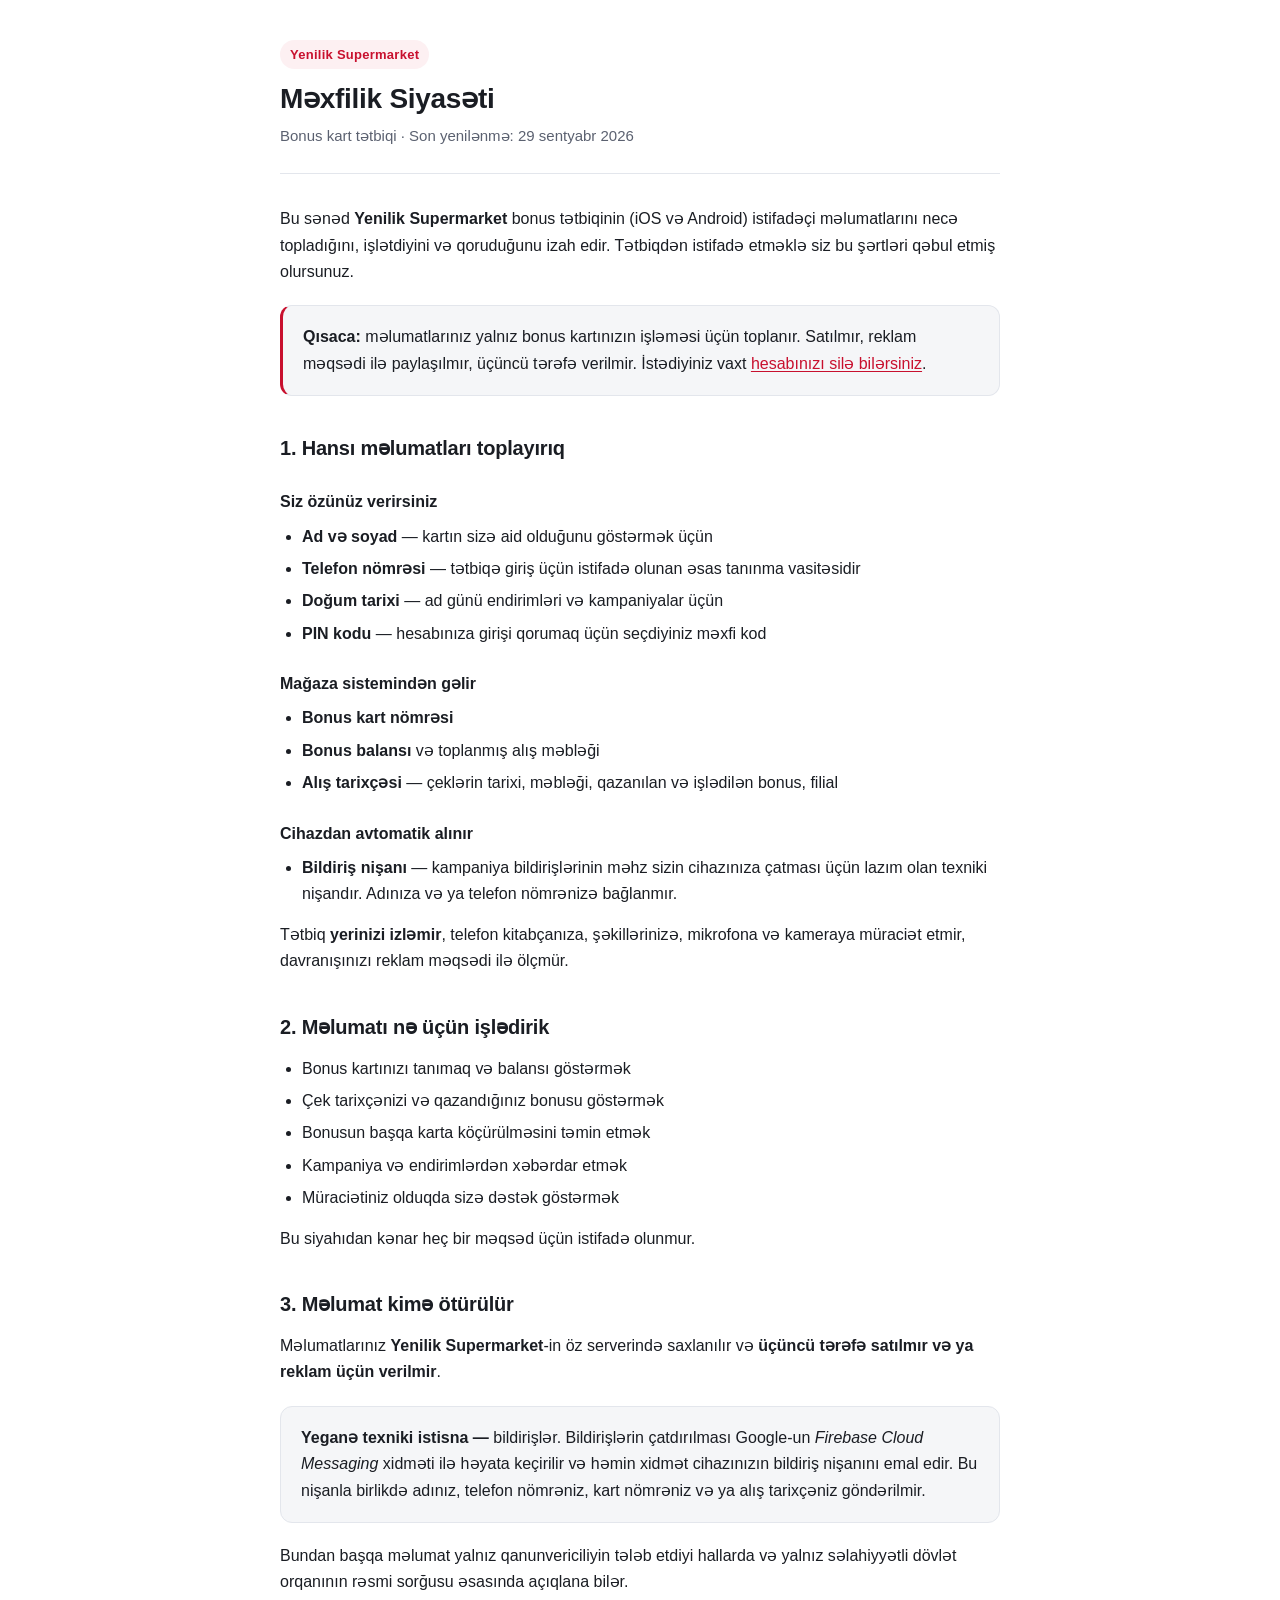
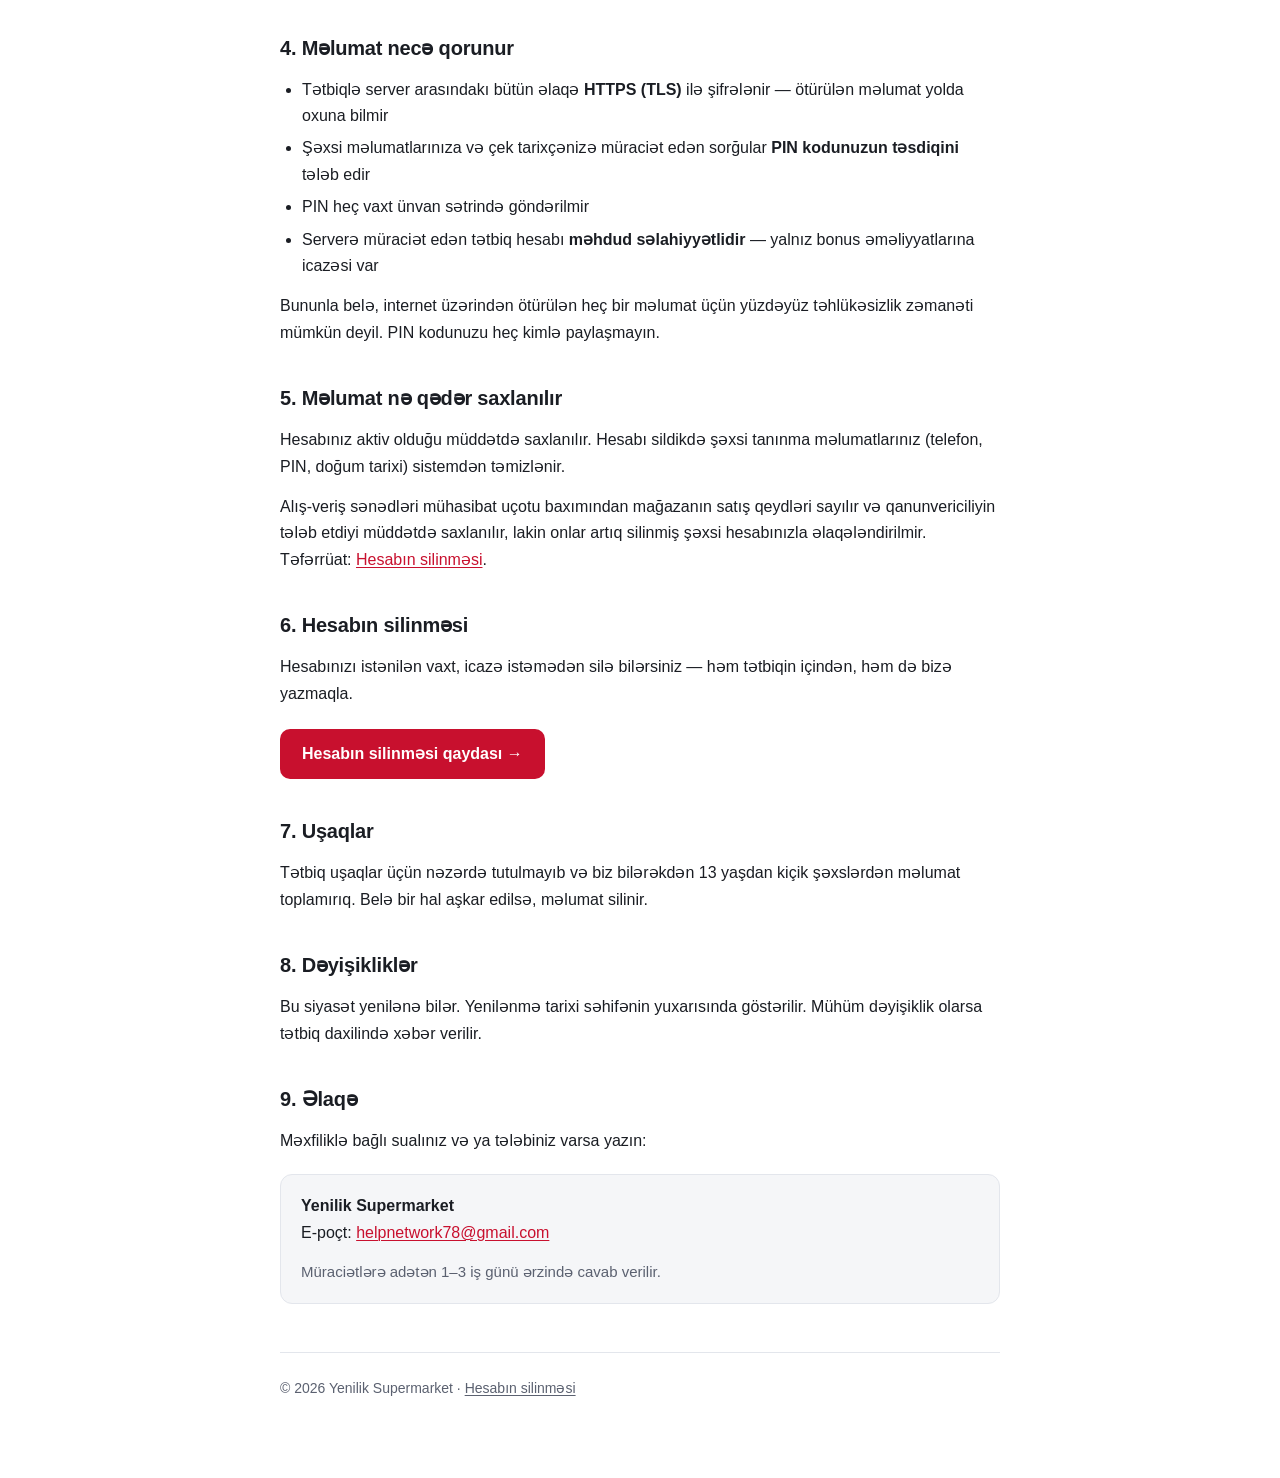
<file: index.html>
<!DOCTYPE html>
<html lang="az">
<head>
<meta charset="utf-8">
<meta name="viewport" content="width=device-width,initial-scale=1">
<title>Məxfilik Siyasəti — Yenilik Supermarket bonus tətbiqi</title>
<meta name="description" content="Yenilik Supermarket bonus tətbiqinin məxfilik siyasəti: hansı məlumatlar toplanır, necə qorunur və hesab necə silinir.">
<link rel="stylesheet" href="ortak.css">
</head>
<body>
<div class="qab">

<header>
  <span class="nisan">Yenilik Supermarket</span>
  <h1>Məxfilik Siyasəti</h1>
  <p class="alt">Bonus kart tətbiqi · Son yenilənmə: 29 sentyabr 2026</p>
</header>

<p>Bu sənəd <strong>Yenilik Supermarket</strong> bonus tətbiqinin (iOS və Android)
istifadəçi məlumatlarını necə topladığını, işlətdiyini və qoruduğunu izah edir.
Tətbiqdən istifadə etməklə siz bu şərtləri qəbul etmiş olursunuz.</p>

<div class="qutu vacib">
  <p><strong>Qısaca:</strong> məlumatlarınız yalnız bonus kartınızın işləməsi üçün
  toplanır. Satılmır, reklam məqsədi ilə paylaşılmır, üçüncü tərəfə verilmir.
  İstədiyiniz vaxt <a href="hesab-silme.html">hesabınızı silə bilərsiniz</a>.</p>
</div>

<h2>1. Hansı məlumatları toplayırıq</h2>

<h3>Siz özünüz verirsiniz</h3>
<ul>
  <li><strong>Ad və soyad</strong> — kartın sizə aid olduğunu göstərmək üçün</li>
  <li><strong>Telefon nömrəsi</strong> — tətbiqə giriş üçün istifadə olunan
      əsas tanınma vasitəsidir</li>
  <li><strong>Doğum tarixi</strong> — ad günü endirimləri və kampaniyalar üçün</li>
  <li><strong>PIN kodu</strong> — hesabınıza girişi qorumaq üçün seçdiyiniz
      məxfi kod</li>
</ul>

<h3>Mağaza sistemindən gəlir</h3>
<ul>
  <li><strong>Bonus kart nömrəsi</strong></li>
  <li><strong>Bonus balansı</strong> və toplanmış alış məbləği</li>
  <li><strong>Alış tarixçəsi</strong> — çeklərin tarixi, məbləği, qazanılan və
      işlədilən bonus, filial</li>
</ul>

<h3>Cihazdan avtomatik alınır</h3>
<ul>
  <li><strong>Bildiriş nişanı</strong> — kampaniya bildirişlərinin məhz sizin
      cihazınıza çatması üçün lazım olan texniki nişandır. Adınıza və ya
      telefon nömrənizə bağlanmır.</li>
</ul>

<p>Tətbiq <strong>yerinizi izləmir</strong>, telefon kitabçanıza, şəkillərinizə,
mikrofona və kameraya müraciət etmir, davranışınızı reklam məqsədi ilə ölçmür.</p>

<h2>2. Məlumatı nə üçün işlədirik</h2>
<ul>
  <li>Bonus kartınızı tanımaq və balansı göstərmək</li>
  <li>Çek tarixçənizi və qazandığınız bonusu göstərmək</li>
  <li>Bonusun başqa karta köçürülməsini təmin etmək</li>
  <li>Kampaniya və endirimlərdən xəbərdar etmək</li>
  <li>Müraciətiniz olduqda sizə dəstək göstərmək</li>
</ul>
<p>Bu siyahıdan kənar heç bir məqsəd üçün istifadə olunmur.</p>

<h2>3. Məlumat kimə ötürülür</h2>
<p>Məlumatlarınız <strong>Yenilik Supermarket</strong>-in öz serverində saxlanılır
və <strong>üçüncü tərəfə satılmır və ya reklam üçün verilmir</strong>.</p>

<div class="qutu">
  <p><strong>Yeganə texniki istisna —</strong> bildirişlər. Bildirişlərin
  çatdırılması Google-un <em>Firebase Cloud Messaging</em> xidməti ilə həyata
  keçirilir və həmin xidmət cihazınızın bildiriş nişanını emal edir. Bu nişanla
  birlikdə adınız, telefon nömrəniz, kart nömrəniz və ya alış tarixçəniz
  göndərilmir.</p>
</div>

<p>Bundan başqa məlumat yalnız qanunvericiliyin tələb etdiyi hallarda və yalnız
səlahiyyətli dövlət orqanının rəsmi sorğusu əsasında açıqlana bilər.</p>

<h2>4. Məlumat necə qorunur</h2>
<ul>
  <li>Tətbiqlə server arasındakı bütün əlaqə <strong>HTTPS (TLS)</strong> ilə
      şifrələnir — ötürülən məlumat yolda oxuna bilmir</li>
  <li>Şəxsi məlumatlarınıza və çek tarixçənizə müraciət edən sorğular
      <strong>PIN kodunuzun təsdiqini</strong> tələb edir</li>
  <li>PIN heç vaxt ünvan sətrində göndərilmir</li>
  <li>Serverə müraciət edən tətbiq hesabı <strong>məhdud səlahiyyətlidir</strong> —
      yalnız bonus əməliyyatlarına icazəsi var</li>
</ul>
<p>Bununla belə, internet üzərindən ötürülən heç bir məlumat üçün
yüzdəyüz təhlükəsizlik zəmanəti mümkün deyil. PIN kodunuzu heç kimlə
paylaşmayın.</p>

<h2>5. Məlumat nə qədər saxlanılır</h2>
<p>Hesabınız aktiv olduğu müddətdə saxlanılır. Hesabı sildikdə şəxsi
tanınma məlumatlarınız (telefon, PIN, doğum tarixi) sistemdən təmizlənir.</p>
<p>Alış-veriş sənədləri mühasibat uçotu baxımından mağazanın satış qeydləri
sayılır və qanunvericiliyin tələb etdiyi müddətdə saxlanılır, lakin onlar
artıq silinmiş şəxsi hesabınızla əlaqələndirilmir.
Təfərrüat: <a href="hesab-silme.html">Hesabın silinməsi</a>.</p>

<h2>6. Hesabın silinməsi</h2>
<p>Hesabınızı istənilən vaxt, icazə istəmədən silə bilərsiniz — həm tətbiqin
içindən, həm də bizə yazmaqla.</p>
<a class="duyme" href="hesab-silme.html">Hesabın silinməsi qaydası →</a>

<h2>7. Uşaqlar</h2>
<p>Tətbiq uşaqlar üçün nəzərdə tutulmayıb və biz bilərəkdən 13 yaşdan kiçik
şəxslərdən məlumat toplamırıq. Belə bir hal aşkar edilsə, məlumat silinir.</p>

<h2>8. Dəyişikliklər</h2>
<p>Bu siyasət yenilənə bilər. Yenilənmə tarixi səhifənin yuxarısında göstərilir.
Mühüm dəyişiklik olarsa tətbiq daxilində xəbər verilir.</p>

<h2>9. Əlaqə</h2>
<p>Məxfiliklə bağlı sualınız və ya tələbiniz varsa yazın:</p>
<div class="qutu">
  <p><strong>Yenilik Supermarket</strong><br>
  E-poçt: <a href="mailto:helpnetwork78@gmail.com">helpnetwork78@gmail.com</a></p>
  <p class="alt">Müraciətlərə adətən 1–3 iş günü ərzində cavab verilir.</p>
</div>

<footer>
  <p>© 2026 Yenilik Supermarket · <a href="hesab-silme.html">Hesabın silinməsi</a></p>
</footer>

</div>
</body>
</html>
</file>
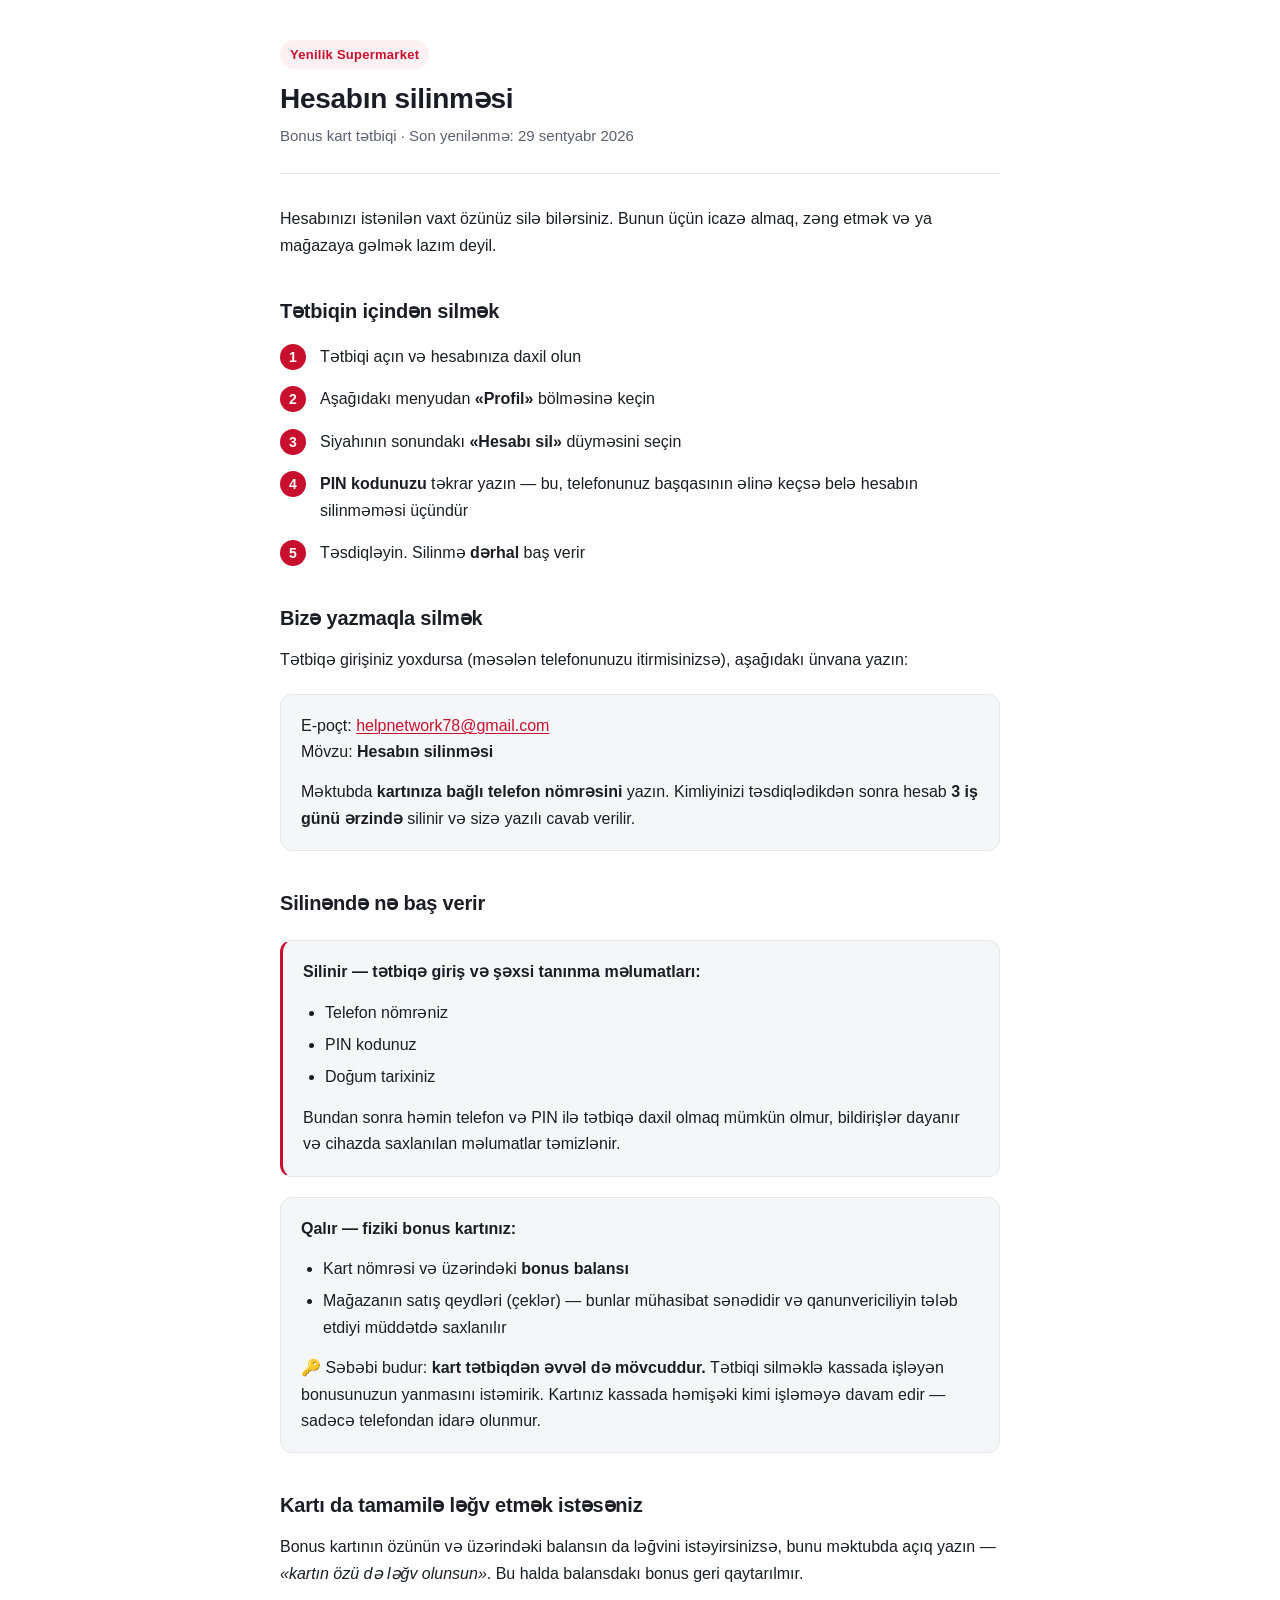
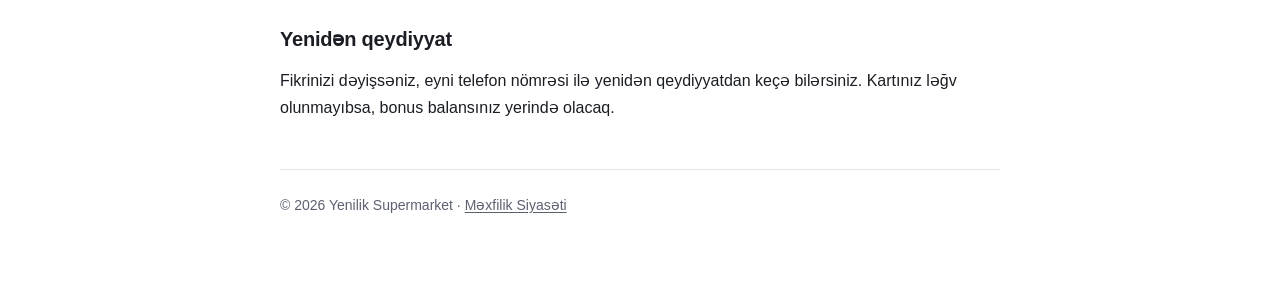
<file: hesab-silme.html>
<!DOCTYPE html>
<html lang="az">
<head>
<meta charset="utf-8">
<meta name="viewport" content="width=device-width,initial-scale=1">
<title>Hesabın silinməsi — Yenilik Supermarket bonus tətbiqi</title>
<meta name="description" content="Yenilik Supermarket bonus tətbiqində hesabın necə silinəcəyi, nəyin silindiyi və nəyin qaldığı.">
<link rel="stylesheet" href="ortak.css">
</head>
<body>
<div class="qab">

<header>
  <span class="nisan">Yenilik Supermarket</span>
  <h1>Hesabın silinməsi</h1>
  <p class="alt">Bonus kart tətbiqi · Son yenilənmə: 29 sentyabr 2026</p>
</header>

<p>Hesabınızı istənilən vaxt özünüz silə bilərsiniz. Bunun üçün icazə almaq,
zəng etmək və ya mağazaya gəlmək lazım deyil.</p>

<h2>Tətbiqin içindən silmək</h2>
<ol class="addim">
  <li>Tətbiqi açın və hesabınıza daxil olun</li>
  <li>Aşağıdakı menyudan <strong>«Profil»</strong> bölməsinə keçin</li>
  <li>Siyahının sonundakı <strong>«Hesabı sil»</strong> düyməsini seçin</li>
  <li><strong>PIN kodunuzu</strong> təkrar yazın — bu, telefonunuz başqasının
      əlinə keçsə belə hesabın silinməməsi üçündür</li>
  <li>Təsdiqləyin. Silinmə <strong>dərhal</strong> baş verir</li>
</ol>

<h2>Bizə yazmaqla silmək</h2>
<p>Tətbiqə girişiniz yoxdursa (məsələn telefonunuzu itirmisinizsə),
aşağıdakı ünvana yazın:</p>
<div class="qutu">
  <p>E-poçt: <a href="mailto:helpnetwork78@gmail.com?subject=Hesabin%20silinmesi">helpnetwork78@gmail.com</a><br>
  Mövzu: <strong>Hesabın silinməsi</strong></p>
  <p>Məktubda <strong>kartınıza bağlı telefon nömrəsini</strong> yazın.
  Kimliyinizi təsdiqlədikdən sonra hesab <strong>3 iş günü ərzində</strong>
  silinir və sizə yazılı cavab verilir.</p>
</div>

<h2>Silinəndə nə baş verir</h2>

<div class="qutu vacib">
  <p><strong>Silinir — tətbiqə giriş və şəxsi tanınma məlumatları:</strong></p>
  <ul>
    <li>Telefon nömrəniz</li>
    <li>PIN kodunuz</li>
    <li>Doğum tarixiniz</li>
  </ul>
  <p>Bundan sonra həmin telefon və PIN ilə tətbiqə daxil olmaq mümkün olmur,
  bildirişlər dayanır və cihazda saxlanılan məlumatlar təmizlənir.</p>
</div>

<div class="qutu">
  <p><strong>Qalır — fiziki bonus kartınız:</strong></p>
  <ul>
    <li>Kart nömrəsi və üzərindəki <strong>bonus balansı</strong></li>
    <li>Mağazanın satış qeydləri (çeklər) — bunlar mühasibat sənədidir və
        qanunvericiliyin tələb etdiyi müddətdə saxlanılır</li>
  </ul>
  <p>🔑 Səbəbi budur: <strong>kart tətbiqdən əvvəl də mövcuddur.</strong>
  Tətbiqi silməklə kassada işləyən bonusunuzun yanmasını istəmirik.
  Kartınız kassada həmişəki kimi işləməyə davam edir — sadəcə telefondan
  idarə olunmur.</p>
</div>

<h2>Kartı da tamamilə ləğv etmək istəsəniz</h2>
<p>Bonus kartının özünün və üzərindəki balansın da ləğvini istəyirsinizsə,
bunu məktubda açıq yazın — <em>«kartın özü də ləğv olunsun»</em>.
Bu halda balansdakı bonus geri qaytarılmır.</p>

<h2>Yenidən qeydiyyat</h2>
<p>Fikrinizi dəyişsəniz, eyni telefon nömrəsi ilə yenidən qeydiyyatdan keçə
bilərsiniz. Kartınız ləğv olunmayıbsa, bonus balansınız yerində olacaq.</p>

<footer>
  <p>© 2026 Yenilik Supermarket · <a href="index.html">Məxfilik Siyasəti</a></p>
</footer>

</div>
</body>
</html>
</file>
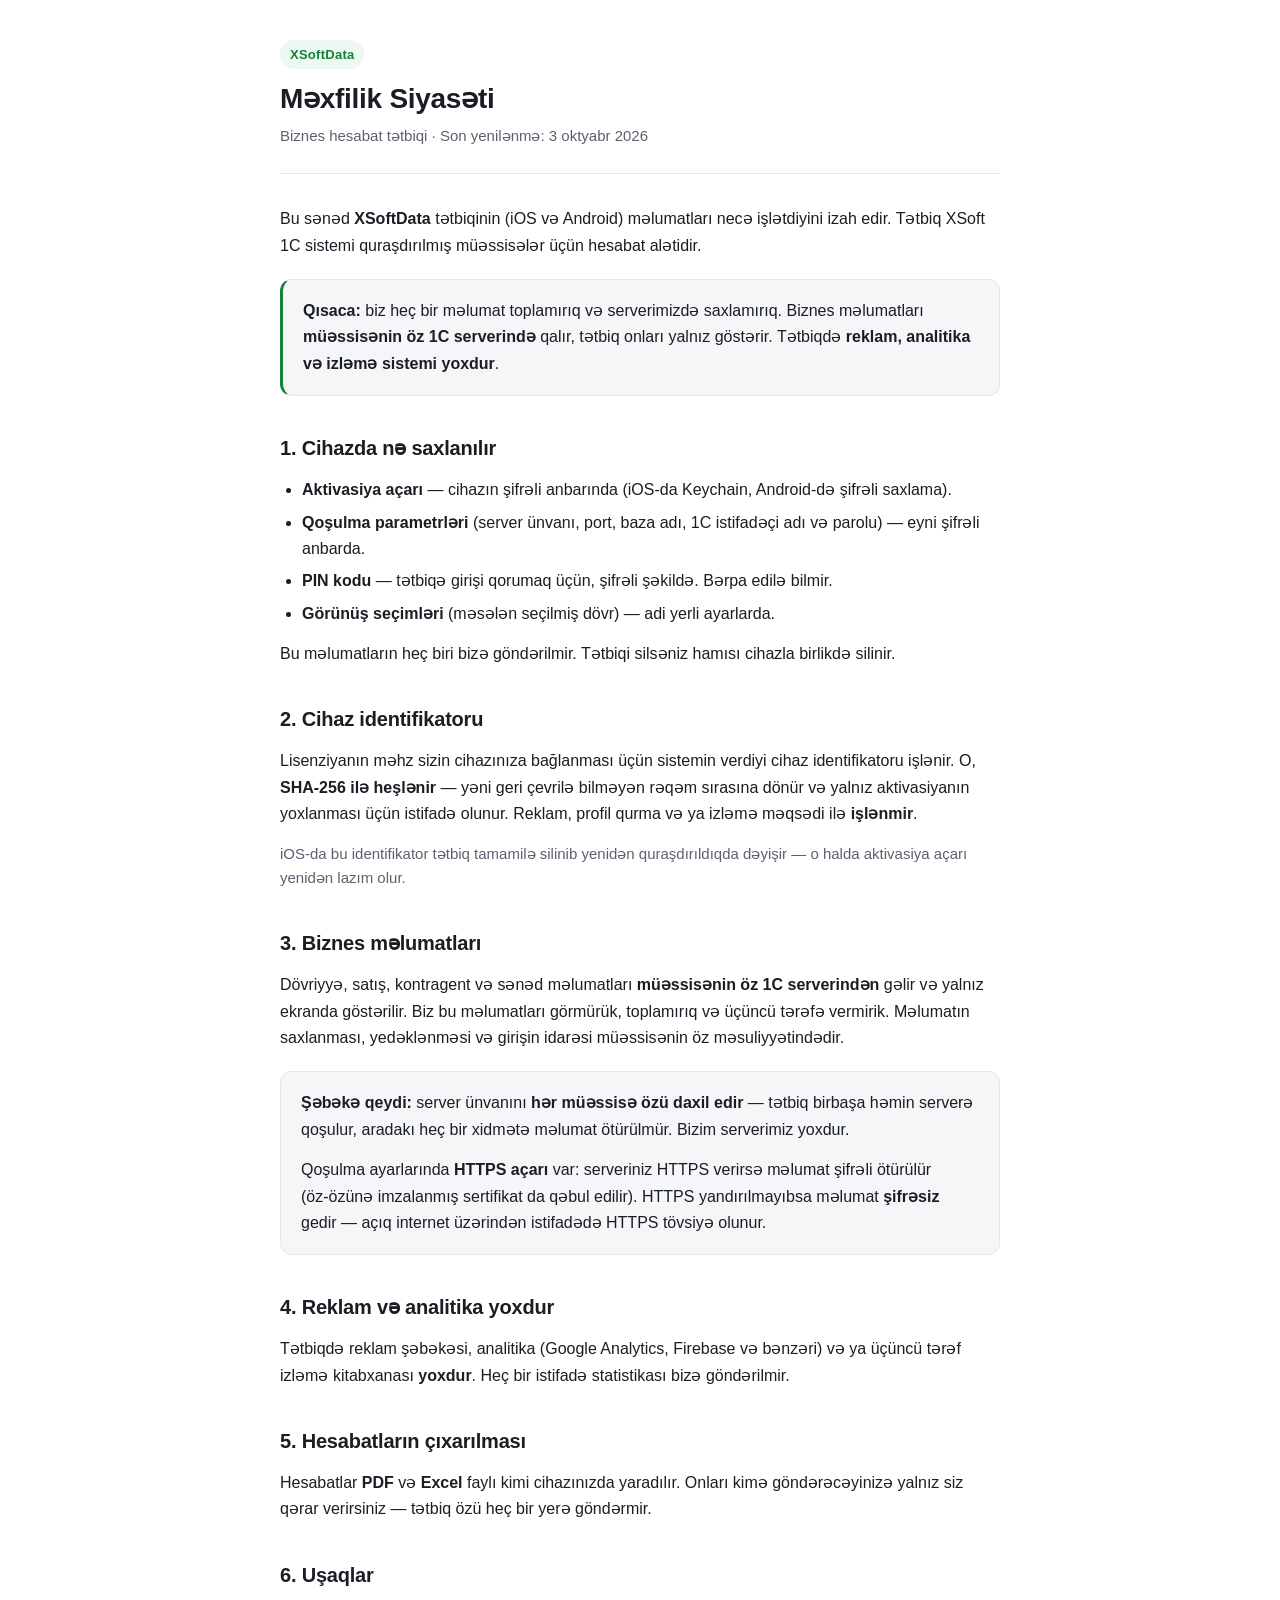
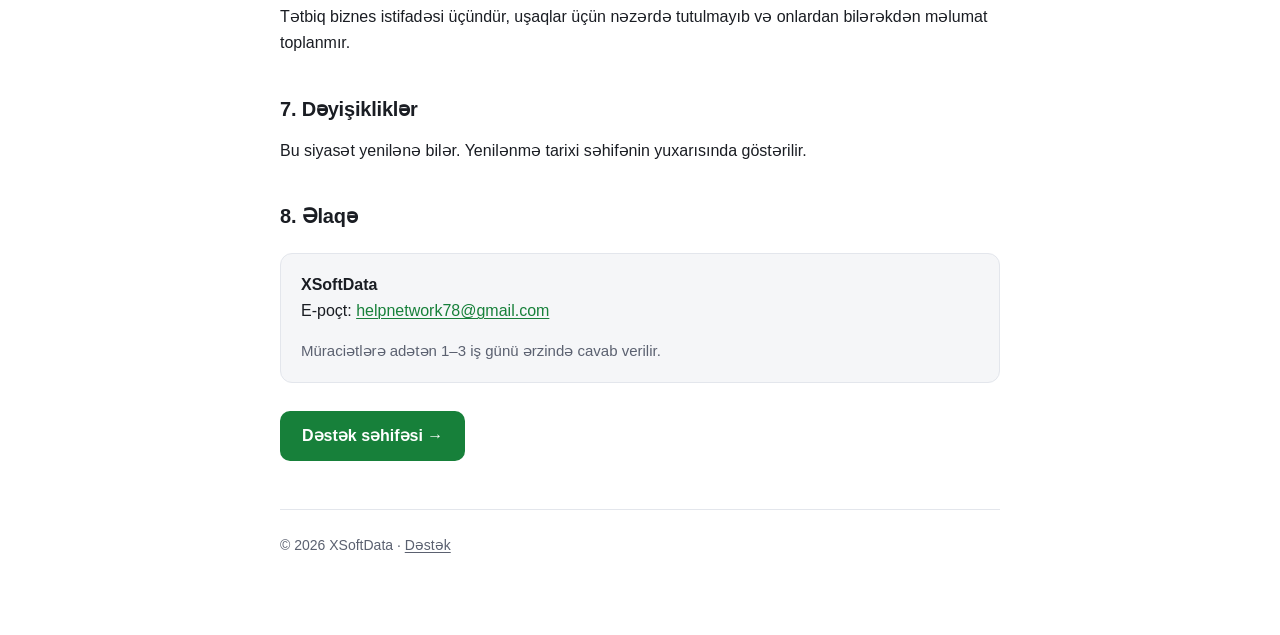
<file: xsoftdata-mexfilik.html>
<!DOCTYPE html>
<html lang="az">
<head>
<meta charset="utf-8">
<meta name="viewport" content="width=device-width,initial-scale=1">
<title>Məxfilik Siyasəti — XSoftData</title>
<meta name="description" content="XSoftData tətbiqinin məxfilik siyasəti: hansı məlumatlar işlənir, nə cihazda qalır, məlumat müəssisənin öz serverindədir.">
<link rel="stylesheet" href="ortak.css">
<style>
  /* XSoftData yaşıl brend rəngi. Kontrast ölçüldü: #17803A ağ fonda 5.02:1,
     qutuda 4.64:1; qaranlıqda brend #2BC552 → 7.94:1. */
  :root{ --vurgu:#17803A; --vurgu-fon:#EDF8F0; }
  @media (prefers-color-scheme: dark){
    :root{ --vurgu:#2BC552; --vurgu-fon:#16271C; }
  }
</style>
</head>
<body>
<div class="qab">

<header>
  <span class="nisan">XSoftData</span>
  <h1>Məxfilik Siyasəti</h1>
  <p class="alt">Biznes hesabat tətbiqi · Son yenilənmə: 3 oktyabr 2026</p>
</header>

<p>Bu sənəd <strong>XSoftData</strong> tətbiqinin (iOS və Android) məlumatları
necə işlətdiyini izah edir. Tətbiq XSoft 1C sistemi quraşdırılmış müəssisələr
üçün hesabat alətidir.</p>

<div class="qutu vacib">
  <p><strong>Qısaca:</strong> biz heç bir məlumat toplamırıq və serverimizdə
  saxlamırıq. Biznes məlumatları <strong>müəssisənin öz 1C serverində</strong>
  qalır, tətbiq onları yalnız göstərir. Tətbiqdə <strong>reklam, analitika və
  izləmə sistemi yoxdur</strong>.</p>
</div>

<h2>1. Cihazda nə saxlanılır</h2>
<ul>
  <li><strong>Aktivasiya açarı</strong> — cihazın şifrəli anbarında
      (iOS-da Keychain, Android-də şifrəli saxlama).</li>
  <li><strong>Qoşulma parametrləri</strong> (server ünvanı, port, baza adı,
      1C istifadəçi adı və parolu) — eyni şifrəli anbarda.</li>
  <li><strong>PIN kodu</strong> — tətbiqə girişi qorumaq üçün, şifrəli şəkildə.
      Bərpa edilə bilmir.</li>
  <li><strong>Görünüş seçimləri</strong> (məsələn seçilmiş dövr) — adi yerli
      ayarlarda.</li>
</ul>
<p>Bu məlumatların heç biri bizə göndərilmir. Tətbiqi silsəniz hamısı cihazla
birlikdə silinir.</p>

<h2>2. Cihaz identifikatoru</h2>
<p>Lisenziyanın məhz sizin cihazınıza bağlanması üçün sistemin verdiyi cihaz
identifikatoru işlənir. O, <strong>SHA-256 ilə heşlənir</strong> — yəni geri
çevrilə bilməyən rəqəm sırasına dönür və yalnız aktivasiyanın yoxlanması üçün
istifadə olunur. Reklam, profil qurma və ya izləmə məqsədi ilə
<strong>işlənmir</strong>.</p>
<p class="alt">iOS-da bu identifikator tətbiq tamamilə silinib yenidən
quraşdırıldıqda dəyişir — o halda aktivasiya açarı yenidən lazım olur.</p>

<h2>3. Biznes məlumatları</h2>
<p>Dövriyyə, satış, kontragent və sənəd məlumatları <strong>müəssisənin öz 1C
serverindən</strong> gəlir və yalnız ekranda göstərilir. Biz bu məlumatları
görmürük, toplamırıq və üçüncü tərəfə vermirik. Məlumatın saxlanması,
yedəklənməsi və girişin idarəsi müəssisənin öz məsuliyyətindədir.</p>

<div class="qutu">
  <p><strong>Şəbəkə qeydi:</strong> server ünvanını <strong>hər müəssisə özü
  daxil edir</strong> — tətbiq birbaşa həmin serverə qoşulur, aradakı heç bir
  xidmətə məlumat ötürülmür. Bizim serverimiz yoxdur.</p>
  <p>Qoşulma ayarlarında <strong>HTTPS açarı</strong> var: serveriniz HTTPS
  verirsə məlumat şifrəli ötürülür (öz-özünə imzalanmış sertifikat da
  qəbul edilir). HTTPS yandırılmayıbsa məlumat <strong>şifrəsiz</strong>
  gedir — açıq internet üzərindən istifadədə HTTPS tövsiyə olunur.</p>
</div>

<h2>4. Reklam və analitika yoxdur</h2>
<p>Tətbiqdə reklam şəbəkəsi, analitika (Google Analytics, Firebase və bənzəri)
və ya üçüncü tərəf izləmə kitabxanası <strong>yoxdur</strong>. Heç bir
istifadə statistikası bizə göndərilmir.</p>

<h2>5. Hesabatların çıxarılması</h2>
<p>Hesabatlar <strong>PDF</strong> və <strong>Excel</strong> faylı kimi
cihazınızda yaradılır. Onları kimə göndərəcəyinizə yalnız siz qərar verirsiniz —
tətbiq özü heç bir yerə göndərmir.</p>

<h2>6. Uşaqlar</h2>
<p>Tətbiq biznes istifadəsi üçündür, uşaqlar üçün nəzərdə tutulmayıb və
onlardan bilərəkdən məlumat toplanmır.</p>

<h2>7. Dəyişikliklər</h2>
<p>Bu siyasət yenilənə bilər. Yenilənmə tarixi səhifənin yuxarısında göstərilir.</p>

<h2>8. Əlaqə</h2>
<div class="qutu">
  <p><strong>XSoftData</strong><br>
  E-poçt: <a href="mailto:helpnetwork78@gmail.com">helpnetwork78@gmail.com</a></p>
  <p class="alt">Müraciətlərə adətən 1–3 iş günü ərzində cavab verilir.</p>
</div>
<a class="duyme" href="xsoftdata.html">Dəstək səhifəsi →</a>

<footer>
  <p>© 2026 XSoftData · <a href="xsoftdata.html">Dəstək</a></p>
</footer>

</div>
</body>
</html>
</file>
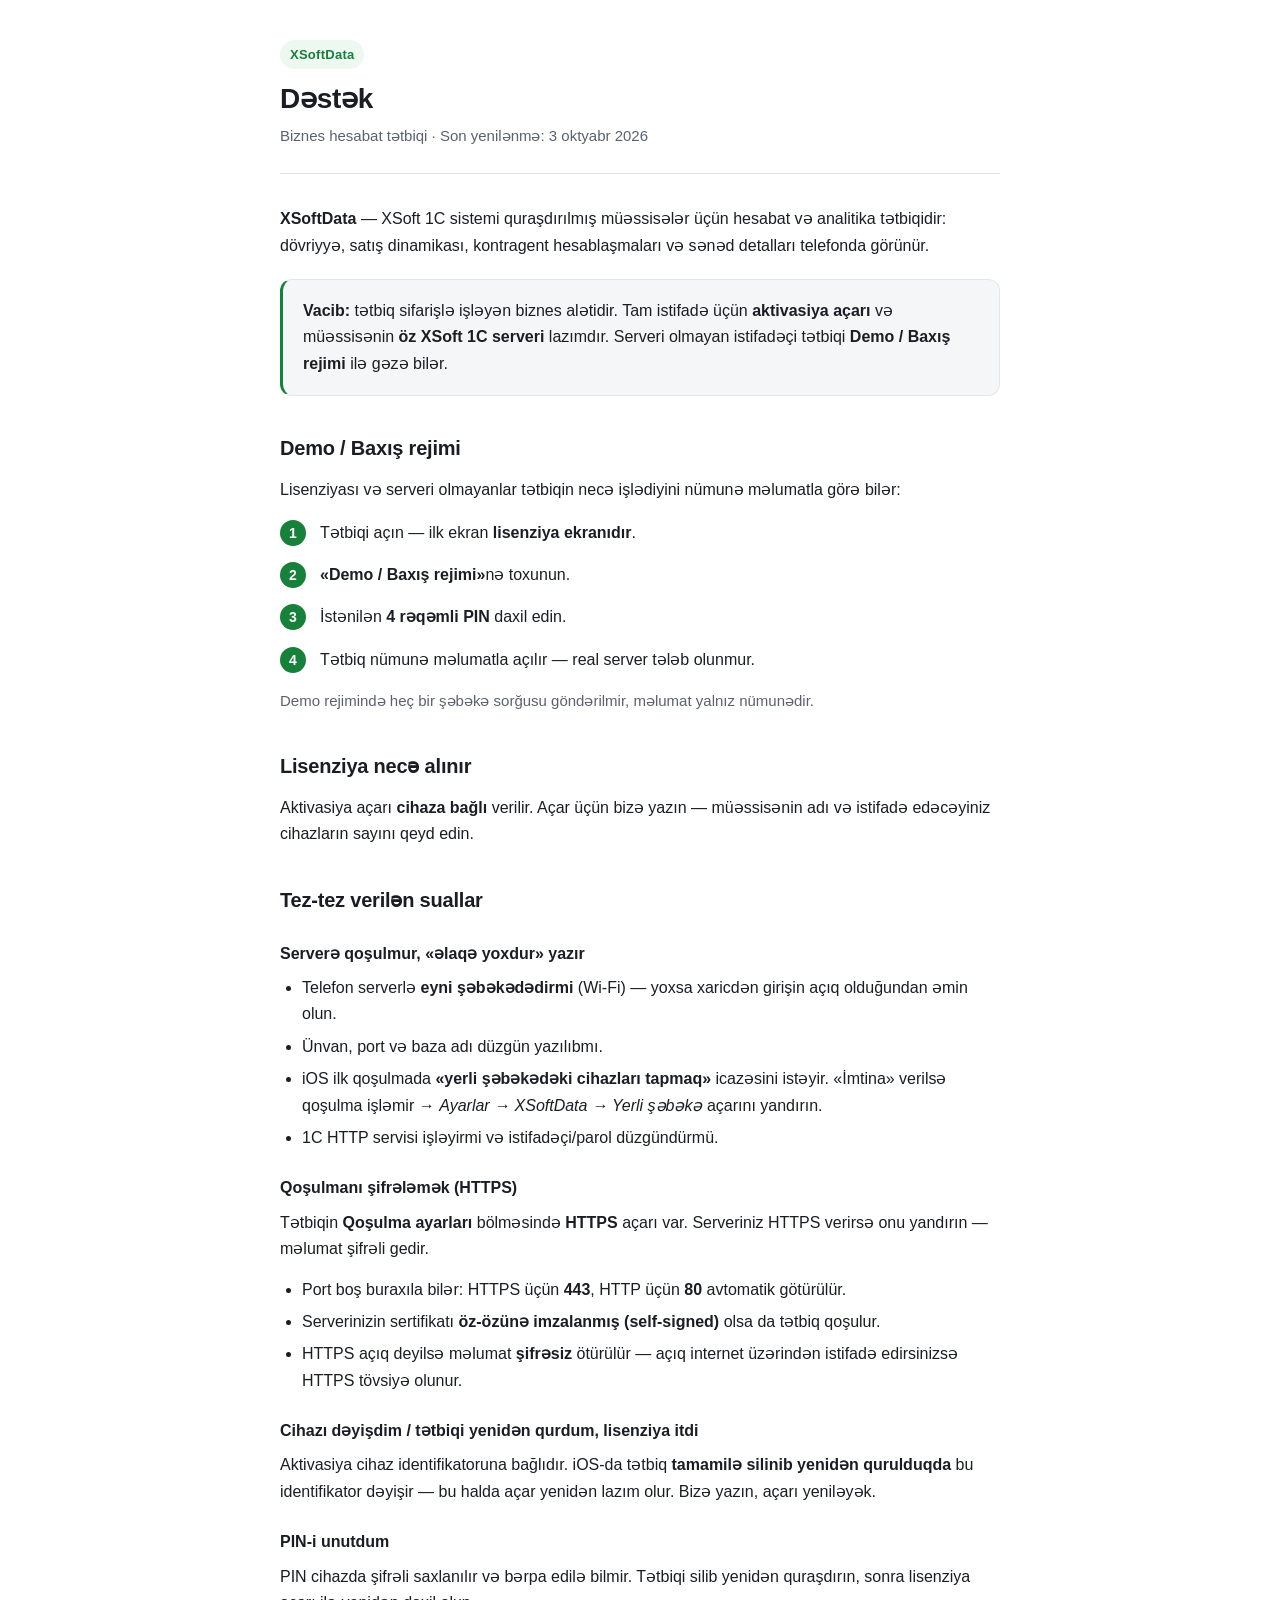
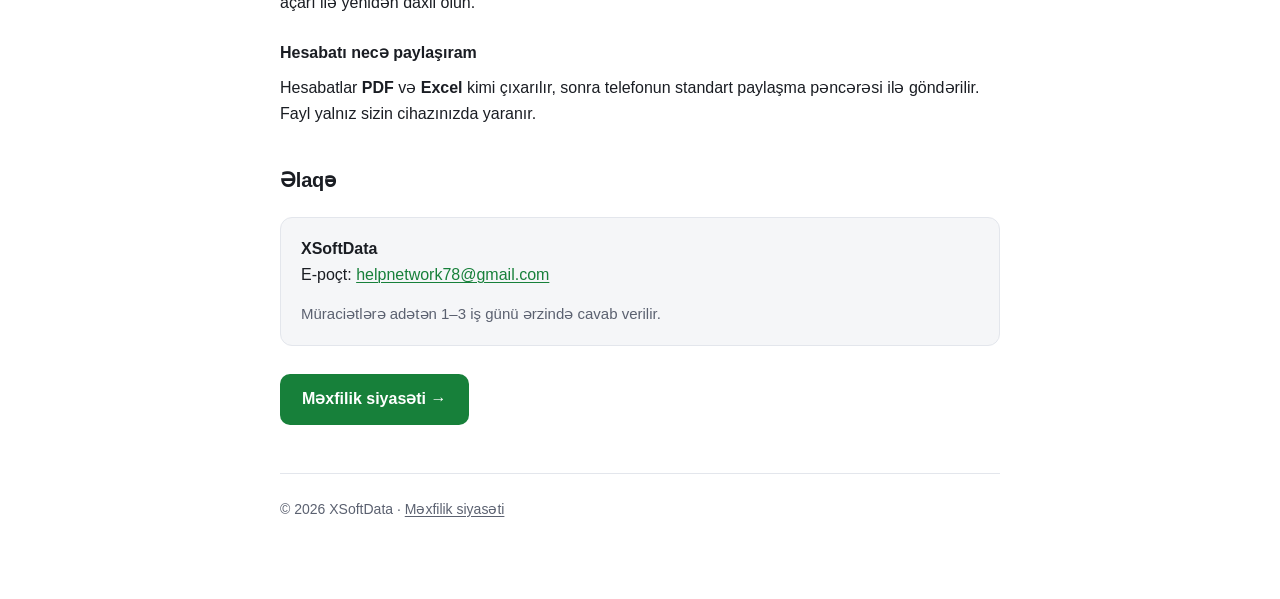
<file: xsoftdata.html>
<!DOCTYPE html>
<html lang="az">
<head>
<meta charset="utf-8">
<meta name="viewport" content="width=device-width,initial-scale=1">
<title>Dəstək — XSoftData</title>
<meta name="description" content="XSoftData tətbiqinin dəstək səhifəsi: lisenziya, 1C serverə qoşulma, demo rejimi və əlaqə.">
<link rel="stylesheet" href="ortak.css">
<style>
  /* XSoftData yaşıl brend rəngi. Kontrast ölçüldü: #17803A ağ fonda 5.02:1,
     qutuda 4.64:1; qaranlıqda brend #2BC552 → 7.94:1. */
  :root{ --vurgu:#17803A; --vurgu-fon:#EDF8F0; }
  @media (prefers-color-scheme: dark){
    :root{ --vurgu:#2BC552; --vurgu-fon:#16271C; }
  }
</style>
</head>
<body>
<div class="qab">

<header>
  <span class="nisan">XSoftData</span>
  <h1>Dəstək</h1>
  <p class="alt">Biznes hesabat tətbiqi · Son yenilənmə: 3 oktyabr 2026</p>
</header>

<p><strong>XSoftData</strong> — XSoft 1C sistemi quraşdırılmış müəssisələr üçün
hesabat və analitika tətbiqidir: dövriyyə, satış dinamikası, kontragent
hesablaşmaları və sənəd detalları telefonda görünür.</p>

<div class="qutu vacib">
  <p><strong>Vacib:</strong> tətbiq sifarişlə işləyən biznes alətidir. Tam
  istifadə üçün <strong>aktivasiya açarı</strong> və müəssisənin <strong>öz
  XSoft 1C serveri</strong> lazımdır. Serveri olmayan istifadəçi tətbiqi
  <strong>Demo / Baxış rejimi</strong> ilə gəzə bilər.</p>
</div>

<h2>Demo / Baxış rejimi</h2>
<p>Lisenziyası və serveri olmayanlar tətbiqin necə işlədiyini nümunə məlumatla
görə bilər:</p>
<ol class="addim">
  <li>Tətbiqi açın — ilk ekran <strong>lisenziya ekranıdır</strong>.</li>
  <li><strong>«Demo / Baxış rejimi»</strong>nə toxunun.</li>
  <li>İstənilən <strong>4 rəqəmli PIN</strong> daxil edin.</li>
  <li>Tətbiq nümunə məlumatla açılır — real server tələb olunmur.</li>
</ol>
<p class="alt">Demo rejimində heç bir şəbəkə sorğusu göndərilmir, məlumat
yalnız nümunədir.</p>

<h2>Lisenziya necə alınır</h2>
<p>Aktivasiya açarı <strong>cihaza bağlı</strong> verilir. Açar üçün bizə yazın —
müəssisənin adı və istifadə edəcəyiniz cihazların sayını qeyd edin.</p>

<h2>Tez-tez verilən suallar</h2>

<h3>Serverə qoşulmur, «əlaqə yoxdur» yazır</h3>
<ul>
  <li>Telefon serverlə <strong>eyni şəbəkədədirmi</strong> (Wi-Fi) — yoxsa
      xaricdən girişin açıq olduğundan əmin olun.</li>
  <li>Ünvan, port və baza adı düzgün yazılıbmı.</li>
  <li>iOS ilk qoşulmada <strong>«yerli şəbəkədəki cihazları tapmaq»</strong>
      icazəsini istəyir. «İmtina» verilsə qoşulma işləmir →
      <em>Ayarlar → XSoftData → Yerli şəbəkə</em> açarını yandırın.</li>
  <li>1C HTTP servisi işləyirmi və istifadəçi/parol düzgündürmü.</li>
</ul>

<h3>Qoşulmanı şifrələmək (HTTPS)</h3>
<p>Tətbiqin <strong>Qoşulma ayarları</strong> bölməsində <strong>HTTPS</strong>
açarı var. Serveriniz HTTPS verirsə onu yandırın — məlumat şifrəli gedir.</p>
<ul>
  <li>Port boş buraxıla bilər: HTTPS üçün <strong>443</strong>, HTTP üçün
      <strong>80</strong> avtomatik götürülür.</li>
  <li>Serverinizin sertifikatı <strong>öz-özünə imzalanmış (self-signed)</strong>
      olsa da tətbiq qoşulur.</li>
  <li>HTTPS açıq deyilsə məlumat <strong>şifrəsiz</strong> ötürülür — açıq
      internet üzərindən istifadə edirsinizsə HTTPS tövsiyə olunur.</li>
</ul>

<h3>Cihazı dəyişdim / tətbiqi yenidən qurdum, lisenziya itdi</h3>
<p>Aktivasiya cihaz identifikatoruna bağlıdır. iOS-da tətbiq <strong>tamamilə
silinib yenidən qurulduqda</strong> bu identifikator dəyişir — bu halda açar
yenidən lazım olur. Bizə yazın, açarı yeniləyək.</p>

<h3>PIN-i unutdum</h3>
<p>PIN cihazda şifrəli saxlanılır və bərpa edilə bilmir. Tətbiqi silib yenidən
quraşdırın, sonra lisenziya açarı ilə yenidən daxil olun.</p>

<h3>Hesabatı necə paylaşıram</h3>
<p>Hesabatlar <strong>PDF</strong> və <strong>Excel</strong> kimi çıxarılır,
sonra telefonun standart paylaşma pəncərəsi ilə göndərilir. Fayl yalnız sizin
cihazınızda yaranır.</p>

<h2>Əlaqə</h2>
<div class="qutu">
  <p><strong>XSoftData</strong><br>
  E-poçt: <a href="mailto:helpnetwork78@gmail.com">helpnetwork78@gmail.com</a></p>
  <p class="alt">Müraciətlərə adətən 1–3 iş günü ərzində cavab verilir.</p>
</div>
<a class="duyme" href="xsoftdata-mexfilik.html">Məxfilik siyasəti →</a>

<footer>
  <p>© 2026 XSoftData · <a href="xsoftdata-mexfilik.html">Məxfilik siyasəti</a></p>
</footer>

</div>
</body>
</html>
</file>
<file: ortak.css>
:root{
  --fon:#ffffff; --fon2:#f5f6f8; --metin:#1a1d23; --solgun:#5b6170;
  --xett:#e3e6ec; --vurgu:#c8102e; --vurgu-fon:#fdf0f2;
}
@media (prefers-color-scheme: dark){
  :root{
    --fon:#14161a; --fon2:#1c1f25; --metin:#e8eaee; --solgun:#9aa1ae;
    --xett:#2a2e37; --vurgu:#ff6b7f; --vurgu-fon:#2a1a1e;
  }
}
*{box-sizing:border-box}
body{
  margin:0; padding:0 16px 64px;
  background:var(--fon); color:var(--metin);
  font:16px/1.65 -apple-system,BlinkMacSystemFont,"Segoe UI",Roboto,Helvetica,Arial,sans-serif;
  -webkit-text-size-adjust:100%;
}
.qab{max-width:720px;margin:0 auto}
header{padding:40px 0 24px;border-bottom:1px solid var(--xett);margin-bottom:32px}
.nisan{
  display:inline-block;padding:4px 10px;border-radius:999px;
  background:var(--vurgu-fon);color:var(--vurgu);
  font-size:13px;font-weight:600;letter-spacing:.02em;margin-bottom:12px;
}
h1{font-size:28px;line-height:1.25;margin:0 0 8px;letter-spacing:-.01em}
h2{font-size:20px;margin:36px 0 12px;letter-spacing:-.01em}
h3{font-size:16px;margin:24px 0 8px}
.alt{color:var(--solgun);font-size:15px;margin:0}
p{margin:0 0 14px}
ul{margin:0 0 14px;padding-inline-start:22px}
li{margin-bottom:6px}
a{color:var(--vurgu);text-decoration-thickness:1px;text-underline-offset:2px}
.qutu{
  background:var(--fon2);border:1px solid var(--xett);
  border-radius:12px;padding:18px 20px;margin:20px 0;
}
.qutu p:last-child,.qutu ul:last-child{margin-bottom:0}
.vacib{border-inline-start:3px solid var(--vurgu)}
.duyme{
  display:inline-block;background:var(--vurgu);color:#fff;
  padding:12px 22px;border-radius:10px;text-decoration:none;
  font-weight:600;margin-top:8px;
}
.addim{counter-reset:a;list-style:none;padding:0}
.addim li{
  counter-increment:a;position:relative;
  padding-inline-start:40px;margin-bottom:16px;
}
.addim li::before{
  content:counter(a);position:absolute;inset-inline-start:0;top:0;
  width:26px;height:26px;border-radius:50%;
  background:var(--vurgu);color:#fff;
  font-size:14px;font-weight:700;text-align:center;line-height:26px;
}
footer{
  margin-top:48px;padding-top:24px;border-top:1px solid var(--xett);
  color:var(--solgun);font-size:14px;
}
footer a{color:var(--solgun)}
</file>
